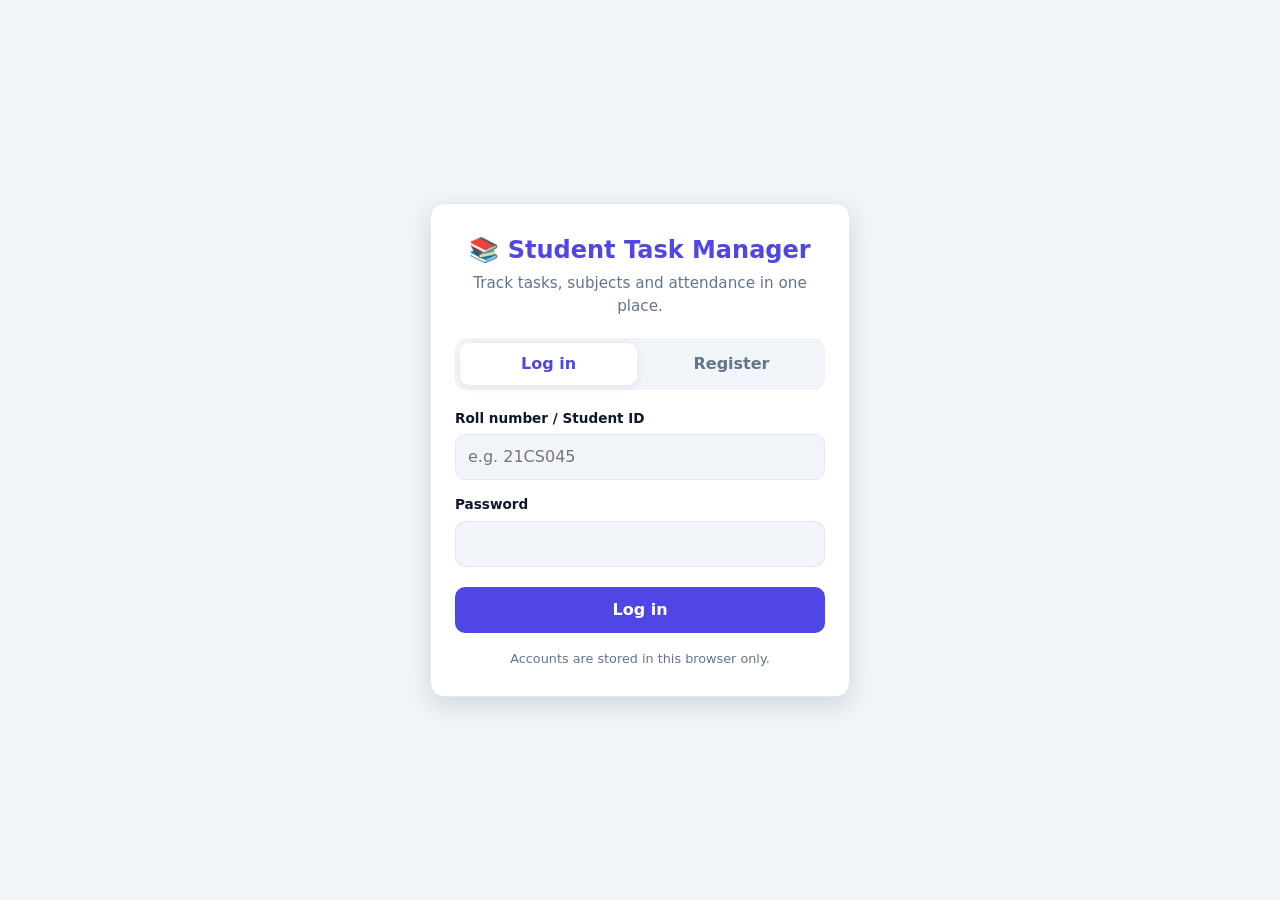
<file: index.html>
<!DOCTYPE html>
<html lang="en">
<head>
  <meta charset="UTF-8">
  <meta name="viewport" content="width=device-width, initial-scale=1">
  <title>Student Login – Task Manager</title>
  <link rel="stylesheet" href="css/base.css">
  <link rel="stylesheet" href="css/components.css">
  <link rel="stylesheet" href="css/auth.css">
  <link rel="stylesheet" href="css/responsive.css">
</head>
<body>

<main class="auth-wrap">
  <div class="auth-card">
    <h1>📚 Student Task Manager</h1>
    <p class="auth-sub">Track tasks, subjects and attendance in one place.</p>

    <div class="auth-tabs" role="tablist">
      <button type="button" id="tab-login" class="auth-tab is-active" role="tab" aria-selected="true">Log in</button>
      <button type="button" id="tab-register" class="auth-tab" role="tab" aria-selected="false">Register</button>
    </div>

    <!-- LOGIN -->
    <form id="login-form" novalidate>
      <div class="form-row">
        <label for="login-roll">Roll number / Student ID</label>
        <input type="text" id="login-roll" autocomplete="username" placeholder="e.g. 21CS045" required>
      </div>
      <div class="form-row">
        <label for="login-pass">Password</label>
        <input type="password" id="login-pass" autocomplete="current-password" required>
      </div>
      <p class="error" id="login-error" hidden></p>
      <button type="submit" class="btn btn-primary btn-block">Log in</button>
    </form>

    <!-- REGISTER -->
    <form id="register-form" novalidate hidden>
      <div class="form-row">
        <label for="reg-name">Full name</label>
        <input type="text" id="reg-name" autocomplete="name" maxlength="60" required>
      </div>
      <div class="form-row">
        <label for="reg-roll">Roll number / Student ID</label>
        <input type="text" id="reg-roll" autocomplete="username" maxlength="30" required>
      </div>
      <div class="form-row">
        <label for="reg-pass">Password (min 6 characters)</label>
        <input type="password" id="reg-pass" autocomplete="new-password" required>
      </div>
      <div class="form-row">
        <label for="reg-pass2">Confirm password</label>
        <input type="password" id="reg-pass2" autocomplete="new-password" required>
      </div>
      <p class="error" id="register-error" hidden></p>
      <button type="submit" class="btn btn-primary btn-block">Create account</button>
    </form>

    <p class="auth-note">Accounts are stored in this browser only.</p>
  </div>
</main>

<script src="js/storage.js"></script>
<script src="js/auth.js"></script>
<script src="js/login.js"></script>
</body>
</html>
</file>
<file: css/base.css>
/* ---------- Design tokens ---------- */
:root {
  --bg: #f1f5f9;
  --surface: #ffffff;
  --text: #0f172a;
  --muted: #64748b;
  --border: #e2e8f0;
  --brand: #4f46e5;
  --brand-dark: #4338ca;
  --brand-soft: #eef2ff;

  --high: #e5484d;
  --medium: #f5a524;
  --low: #30a46c;

  --radius: 14px;
  --shadow: 0 2px 10px rgba(15, 23, 42, 0.07);
  --shadow-lg: 0 8px 24px rgba(15, 23, 42, 0.14);
}

@media (prefers-color-scheme: dark) {
  :root {
    --bg: #0b1120;
    --surface: #151e32;
    --text: #e8edf6;
    --muted: #94a3b8;
    --border: #26324a;
    --brand: #818cf8;
    --brand-dark: #6366f1;
    --brand-soft: #1e2748;
    --shadow: 0 2px 10px rgba(0, 0, 0, 0.35);
    --shadow-lg: 0 8px 24px rgba(0, 0, 0, 0.5);
  }
}

/* ---------- Reset ---------- */
*, *::before, *::after { box-sizing: border-box; }

body {
  margin: 0;
  font-family: system-ui, -apple-system, "Segoe UI", Roboto, sans-serif;
  background: var(--bg);
  color: var(--text);
  line-height: 1.5;
}

input, textarea, select, button {
  font: inherit;
  color: inherit;
}

[hidden] { display: none !important; }

.sr-only {
  position: absolute;
  width: 1px;
  height: 1px;
  margin: -1px;
  padding: 0;
  overflow: hidden;
  clip: rect(0, 0, 0, 0);
  white-space: nowrap;
  border: 0;
}

/* ---------- Page layout ---------- */
.app {
  max-width: 1100px;
  margin: 0 auto;
  padding: 24px 16px 48px;
}

.app-header {
  text-align: center;
  margin-bottom: 24px;
}

.app-header h1 {
  margin: 0 0 4px;
  font-size: 2rem;
  color: var(--brand);
}

.app-header p {
  margin: 0;
  color: var(--muted);
}

/* ---------- Stats ---------- */
.stats {
  display: grid;
  grid-template-columns: repeat(4, 1fr);
  gap: 12px;
  margin-bottom: 14px;
}

.stat {
  display: flex;
  flex-direction: column;
  align-items: center;
  padding: 12px;
  background: var(--surface);
  border: 1px solid var(--border);
  border-radius: var(--radius);
  box-shadow: var(--shadow);
}

.stat-num   { font-size: 1.6rem; font-weight: 800; color: var(--brand); line-height: 1.1; }
.stat-label { font-size: 0.8rem; color: var(--muted); text-transform: uppercase; letter-spacing: 0.04em; }
.stat--alert .stat-num { color: var(--high); }

/* ---------- Progress ---------- */
.progress {
  height: 10px;
  background: var(--border);
  border-radius: 999px;
  overflow: hidden;
}

.progress-bar {
  height: 100%;
  width: 0;
  background: linear-gradient(90deg, var(--brand), var(--low));
  border-radius: 999px;
  transition: width 0.4s ease;
}

.progress-text {
  margin: 6px 0 22px;
  text-align: right;
  font-size: 0.85rem;
  color: var(--muted);
}

/* ---------- Toolbar ---------- */
.toolbar {
  display: flex;
  flex-wrap: wrap;
  gap: 12px;
  align-items: center;
  margin-bottom: 16px;
}

.search { flex: 1; min-width: 180px; }

.search,
.sort select {
  padding: 10px 14px;
  background: var(--surface);
  border: 1px solid var(--border);
  border-radius: 10px;
}

/* ---------- Filters ---------- */
.filters {
  display: flex;
  flex-wrap: wrap;
  gap: 12px;
  margin-bottom: 22px;
}

.filter-group {
  display: flex;
  flex-wrap: wrap;
  align-items: center;
  gap: 8px;
  padding: 8px 12px;
  background: var(--surface);
  border: 1px solid var(--border);
  border-radius: var(--radius);
}

.filter-title {
  font-size: 0.75rem;
  font-weight: 700;
  letter-spacing: 0.05em;
  text-transform: uppercase;
  color: var(--muted);
  margin-right: 4px;
}

/* ---------- Task grid ---------- */
.task-list {
  display: grid;
  grid-template-columns: repeat(auto-fill, minmax(270px, 1fr));
  gap: 18px;
}

.empty {
  text-align: center;
  padding: 40px 16px;
  color: var(--muted);
  font-size: 1.05rem;
}

/* ---------- Footer ---------- */
.app-footer {
  margin-top: 28px;
  text-align: center;
}
</file>
<file: css/components.css>
/* =====================================================
   BUTTONS
   ===================================================== */
.btn {
  display: inline-flex;
  align-items: center;
  justify-content: center;
  gap: 6px;
  padding: 10px 16px;
  border: 1px solid transparent;
  border-radius: 10px;
  font-weight: 600;
  cursor: pointer;
  transition: background 0.2s, color 0.2s, transform 0.1s;
}

.btn:active { transform: scale(0.97); }

.btn-primary { background: var(--brand); color: #fff; }
.btn-primary:hover { background: var(--brand-dark); }

.btn-ghost { background: transparent; border-color: var(--border); }
.btn-ghost:hover { background: var(--bg); }

.btn-edit   { background: var(--brand-soft); color: var(--brand); padding: 7px 12px; font-size: 0.9rem; }
.btn-edit:hover { background: var(--brand); color: #fff; }

.btn-delete { background: rgba(229, 72, 77, 0.1); color: var(--high); padding: 7px 12px; font-size: 0.9rem; }
.btn-delete:hover { background: var(--high); color: #fff; }

.link-btn {
  background: none;
  border: 0;
  color: var(--muted);
  text-decoration: underline;
  cursor: pointer;
}
.link-btn:hover { color: var(--high); }

button:focus-visible,
input:focus-visible,
select:focus-visible,
textarea:focus-visible {
  outline: 3px solid rgba(99, 102, 241, 0.45);
  outline-offset: 2px;
}

/* =====================================================
   FILTER CHIPS
   ===================================================== */
.chip {
  padding: 6px 14px;
  border: 1px solid var(--border);
  border-radius: 999px;
  background: var(--bg);
  font-size: 0.9rem;
  cursor: pointer;
  transition: background 0.2s, color 0.2s, border-color 0.2s;
}

.chip:hover { border-color: var(--brand); }

.chip.is-active {
  background: var(--brand);
  border-color: var(--brand);
  color: #fff;
}

/* =====================================================
   TASK CARD
   ===================================================== */
.task {
  --accent: var(--medium);
  display: flex;
  flex-direction: column;
  gap: 10px;
  padding: 16px;
  background: var(--surface);
  border: 1px solid var(--border);
  border-left: 6px solid var(--accent);
  border-radius: var(--radius);
  box-shadow: var(--shadow);
  transition: opacity 0.2s, box-shadow 0.2s, transform 0.2s;
  animation: pop-in 0.25s ease;
}

.task:hover { box-shadow: var(--shadow-lg); transform: translateY(-2px); }

.task--high   { --accent: var(--high); }
.task--medium { --accent: var(--medium); }
.task--low    { --accent: var(--low); }

@keyframes pop-in {
  from { opacity: 0; transform: translateY(8px) scale(0.98); }
  to   { opacity: 1; transform: none; }
}

.task-top {
  display: flex;
  align-items: center;
  justify-content: space-between;
  gap: 8px;
}

.check {
  display: inline-flex;
  align-items: center;
  gap: 8px;
  font-size: 0.85rem;
  color: var(--muted);
  cursor: pointer;
}

.check input {
  width: 20px;
  height: 20px;
  accent-color: var(--low);
  cursor: pointer;
}

.badge {
  padding: 3px 10px;
  border-radius: 999px;
  background: var(--accent);
  color: #fff;
  font-size: 0.72rem;
  font-weight: 700;
  text-transform: uppercase;
  letter-spacing: 0.04em;
}

.task-title {
  margin: 0;
  font-size: 1.1rem;
  line-height: 1.3;
  word-break: break-word;
}

.task-desc {
  margin: 0;
  color: var(--muted);
  font-size: 0.95rem;
  word-break: break-word;
}

.task-due {
  font-size: 0.85rem;
  font-weight: 600;
  color: var(--muted);
}

.task-due.is-overdue { color: var(--high); }
.task-due.is-soon    { color: #d97706; }

.task-actions {
  display: flex;
  gap: 8px;
  margin-top: auto;
  padding-top: 4px;
}

.task-actions .btn { flex: 1; }

/* Completed state */
.task.is-completed { opacity: 0.65; }
.task.is-completed .task-title { text-decoration: line-through; color: var(--muted); }

/* =====================================================
   DIALOG (add / edit form)
   ===================================================== */
.dialog {
  width: min(520px, calc(100% - 24px));
  padding: 24px;
  background: var(--surface);
  color: var(--text);
  border: 1px solid var(--border);
  border-radius: var(--radius);
  box-shadow: var(--shadow-lg);
}

.dialog::backdrop {
  background: rgba(15, 23, 42, 0.55);
  backdrop-filter: blur(2px);
}

.dialog h2 { margin: 0 0 16px; color: var(--brand); }

.form-row {
  display: flex;
  flex-direction: column;
  gap: 6px;
  margin-bottom: 14px;
}

.form-row label { font-size: 0.85rem; font-weight: 600; }
.req { color: var(--high); }

.form-row input,
.form-row textarea,
.form-row select {
  width: 100%;
  padding: 10px 12px;
  background: var(--bg);
  border: 1px solid var(--border);
  border-radius: 10px;
}

.form-row textarea { resize: vertical; }

.form-row input.invalid { border-color: var(--high); }

.error { color: var(--high); font-size: 0.8rem; }

.form-grid {
  display: grid;
  grid-template-columns: 1fr 1fr;
  gap: 12px;
}

.dialog-actions {
  display: flex;
  justify-content: flex-end;
  gap: 10px;
  margin-top: 8px;
}

/* =====================================================
   V2 ADDITIONS
   ===================================================== */

/* ---------- Top bar & tabs ---------- */
.topbar {
  display: flex;
  align-items: center;
  justify-content: space-between;
  flex-wrap: wrap;
  gap: 12px;
  margin-bottom: 18px;
}
.topbar h1 { margin: 0; font-size: 1.6rem; color: var(--brand); }
.topbar p  { margin: 0; color: var(--muted); }

.tabs {
  display: flex;
  gap: 6px;
  margin-bottom: 20px;
  padding: 6px;
  background: var(--surface);
  border: 1px solid var(--border);
  border-radius: var(--radius);
  overflow-x: auto;
}

.tab {
  flex: 1;
  padding: 10px 14px;
  border: 0;
  border-radius: 10px;
  background: transparent;
  color: var(--muted);
  font-weight: 600;
  white-space: nowrap;
  cursor: pointer;
}
.tab:hover { background: var(--bg); }
.tab.is-active { background: var(--brand); color: #fff; }

.panel { animation: pop-in 0.25s ease; }

.section-title { margin: 22px 0 12px; font-size: 1.05rem; }
.panel > .section-title:first-child { margin-top: 0; }

/* ---------- Extra stat styles ---------- */
.stat-num.small { font-size: 1.15rem; padding: 6px 0; }
.stat-num.is-good { color: var(--low); }
.stat-num.is-bad  { color: var(--high); }
.progress-bar.is-low { background: var(--high); }

/* ---------- Toolbar bits ---------- */
.select {
  padding: 10px 14px;
  background: var(--surface);
  border: 1px solid var(--border);
  border-radius: 10px;
}
.date-pick { display: flex; align-items: center; gap: 8px; font-weight: 600; }
.date-pick input {
  padding: 9px 12px;
  background: var(--surface);
  border: 1px solid var(--border);
  border-radius: 10px;
}

/* ---------- Tags ---------- */
.tag {
  display: inline-block;
  padding: 2px 10px;
  border-radius: 999px;
  background: var(--brand-soft);
  color: var(--brand);
  font-size: 0.75rem;
  font-weight: 700;
}
.tag--lab { background: rgba(245, 165, 36, 0.15); color: #b45309; }

/* ---------- Tables ---------- */
.table-wrap {
  overflow-x: auto;
  background: var(--surface);
  border: 1px solid var(--border);
  border-radius: var(--radius);
  box-shadow: var(--shadow);
}
.table { width: 100%; border-collapse: collapse; font-size: 0.92rem; }
.table th, .table td {
  padding: 10px 14px;
  text-align: left;
  white-space: nowrap;
  border-bottom: 1px solid var(--border);
}
.table th {
  font-size: 0.72rem;
  text-transform: uppercase;
  letter-spacing: 0.05em;
  color: var(--muted);
}
.table tbody tr:last-child td { border-bottom: 0; }
.table .empty-cell { text-align: center; color: var(--muted); padding: 24px; }

.mini-bar {
  display: inline-block;
  width: 80px;
  height: 8px;
  margin-right: 8px;
  background: var(--border);
  border-radius: 999px;
  overflow: hidden;
  vertical-align: middle;
}
.mini-bar > span { display: block; height: 100%; background: var(--low); }
.mini-bar.is-low > span { background: var(--high); }

.good { color: var(--low);  font-weight: 600; }
.bad  { color: var(--high); font-weight: 600; }

/* ---------- Attendance check rows ---------- */
.att-group-title {
  margin: 18px 0 8px;
  font-size: 0.8rem;
  text-transform: uppercase;
  letter-spacing: 0.06em;
  color: var(--muted);
}

.att-row {
  display: flex;
  align-items: center;
  flex-wrap: wrap;
  gap: 10px 14px;
  margin-bottom: 8px;
  padding: 12px 16px;
  background: var(--surface);
  border: 1px solid var(--border);
  border-radius: var(--radius);
}
.att-name { flex: 1; min-width: 140px; font-weight: 700; }

.att-status {
  padding: 3px 12px;
  border-radius: 999px;
  background: var(--bg);
  color: var(--muted);
  font-size: 0.78rem;
  font-weight: 700;
}
.att-status.is-present { background: rgba(48, 164, 108, 0.15); color: var(--low); }
.att-status.is-absent  { background: rgba(229, 72, 77, 0.15);  color: var(--high); }

.att-buttons { display: flex; gap: 6px; }
.att-buttons .btn { padding: 7px 12px; font-size: 0.88rem; }

.btn-present { background: rgba(48, 164, 108, 0.12); color: var(--low); }
.btn-present:hover, .btn-present.is-on { background: var(--low); color: #fff; }
.btn-absent  { background: rgba(229, 72, 77, 0.1); color: var(--high); }
.btn-absent:hover,  .btn-absent.is-on  { background: var(--high); color: #fff; }

/* ---------- Subjects tab ---------- */
.subject-form { display: flex; flex-wrap: wrap; gap: 10px; margin-bottom: 8px; }
.subject-form input,
.subject-form select {
  padding: 10px 14px;
  background: var(--surface);
  border: 1px solid var(--border);
  border-radius: 10px;
}
.subject-form input { flex: 1; min-width: 200px; }

.subject-list {
  display: grid;
  grid-template-columns: repeat(auto-fill, minmax(250px, 1fr));
  gap: 14px;
  margin-top: 16px;
}

.subject-card {
  display: flex;
  flex-direction: column;
  gap: 8px;
  padding: 16px;
  background: var(--surface);
  border: 1px solid var(--border);
  border-radius: var(--radius);
  box-shadow: var(--shadow);
}
.subject-card h3 { margin: 0; font-size: 1.05rem; word-break: break-word; }
.subject-meta { margin: 0; font-size: 0.85rem; color: var(--muted); }
.subject-card .btn { align-self: flex-start; }

/* ---------- Subject label on task cards ---------- */
.task-subject { display: flex; flex-wrap: wrap; align-items: center; gap: 6px; font-size: 0.85rem; color: var(--muted); }
</file>
<file: css/auth.css>
.auth-wrap {
  min-height: 100vh;
  display: grid;
  place-items: center;
  padding: 20px 14px;
}

.auth-card {
  width: min(420px, 100%);
  padding: 28px 24px;
  background: var(--surface);
  border: 1px solid var(--border);
  border-radius: var(--radius);
  box-shadow: var(--shadow-lg);
}

.auth-card h1 {
  margin: 0;
  font-size: 1.5rem;
  text-align: center;
  color: var(--brand);
}

.auth-sub {
  margin: 4px 0 20px;
  text-align: center;
  color: var(--muted);
  font-size: 0.95rem;
}

.auth-tabs {
  display: grid;
  grid-template-columns: 1fr 1fr;
  gap: 6px;
  margin-bottom: 18px;
  padding: 5px;
  background: var(--bg);
  border-radius: 12px;
}

.auth-tab {
  padding: 9px;
  border: 0;
  border-radius: 9px;
  background: transparent;
  font-weight: 600;
  color: var(--muted);
  cursor: pointer;
}

.auth-tab.is-active {
  background: var(--surface);
  color: var(--brand);
  box-shadow: var(--shadow);
}

.btn-block { width: 100%; margin-top: 6px; }

.auth-note {
  margin: 16px 0 0;
  text-align: center;
  font-size: 0.8rem;
  color: var(--muted);
}

#login-error, #register-error { margin: 0 0 8px; }
</file>
<file: css/responsive.css>
/* ---------- Tablets (≤ 768px) ---------- */
@media (max-width: 768px) {
  .app-header h1 { font-size: 1.6rem; }

  .task-list {
    grid-template-columns: repeat(2, 1fr);
    gap: 14px;
  }
}

/* ---------- Phones (≤ 560px) ---------- */
@media (max-width: 560px) {
  .app { padding: 16px 12px 40px; }
  .app-header h1 { font-size: 1.4rem; }

  .stats { grid-template-columns: repeat(2, 1fr); }

  .toolbar { flex-direction: column; align-items: stretch; }
  .toolbar .btn { width: 100%; }
  .sort select { width: 100%; }

  .filter-group { width: 100%; justify-content: center; }
  .filter-title { width: 100%; text-align: center; }

  .task-list { grid-template-columns: 1fr; }

  .btn-edit, .btn-delete { padding: 11px 12px; }   /* bigger tap targets */
  .chip { padding: 8px 14px; }

  .form-grid { grid-template-columns: 1fr; }
  .dialog-actions .btn { flex: 1; }
}

/* ---------- Respect reduced-motion preference ---------- */
@media (prefers-reduced-motion: reduce) {
  *, *::before, *::after {
    animation: none !important;
    transition: none !important;
  }
}

/* ---------- V2 additions ---------- */
@media (max-width: 560px) {
  .topbar h1 { font-size: 1.3rem; }
  .tab { padding: 10px 12px; font-size: 0.9rem; }

  .toolbar .select,
  .date-pick { width: 100%; }
  .date-pick input { flex: 1; }

  .att-row { flex-direction: column; align-items: flex-start; }
  .att-buttons { width: 100%; }
  .att-buttons .btn { flex: 1; }

  .subject-form select,
  .subject-form .btn { width: 100%; }
}
</file>
